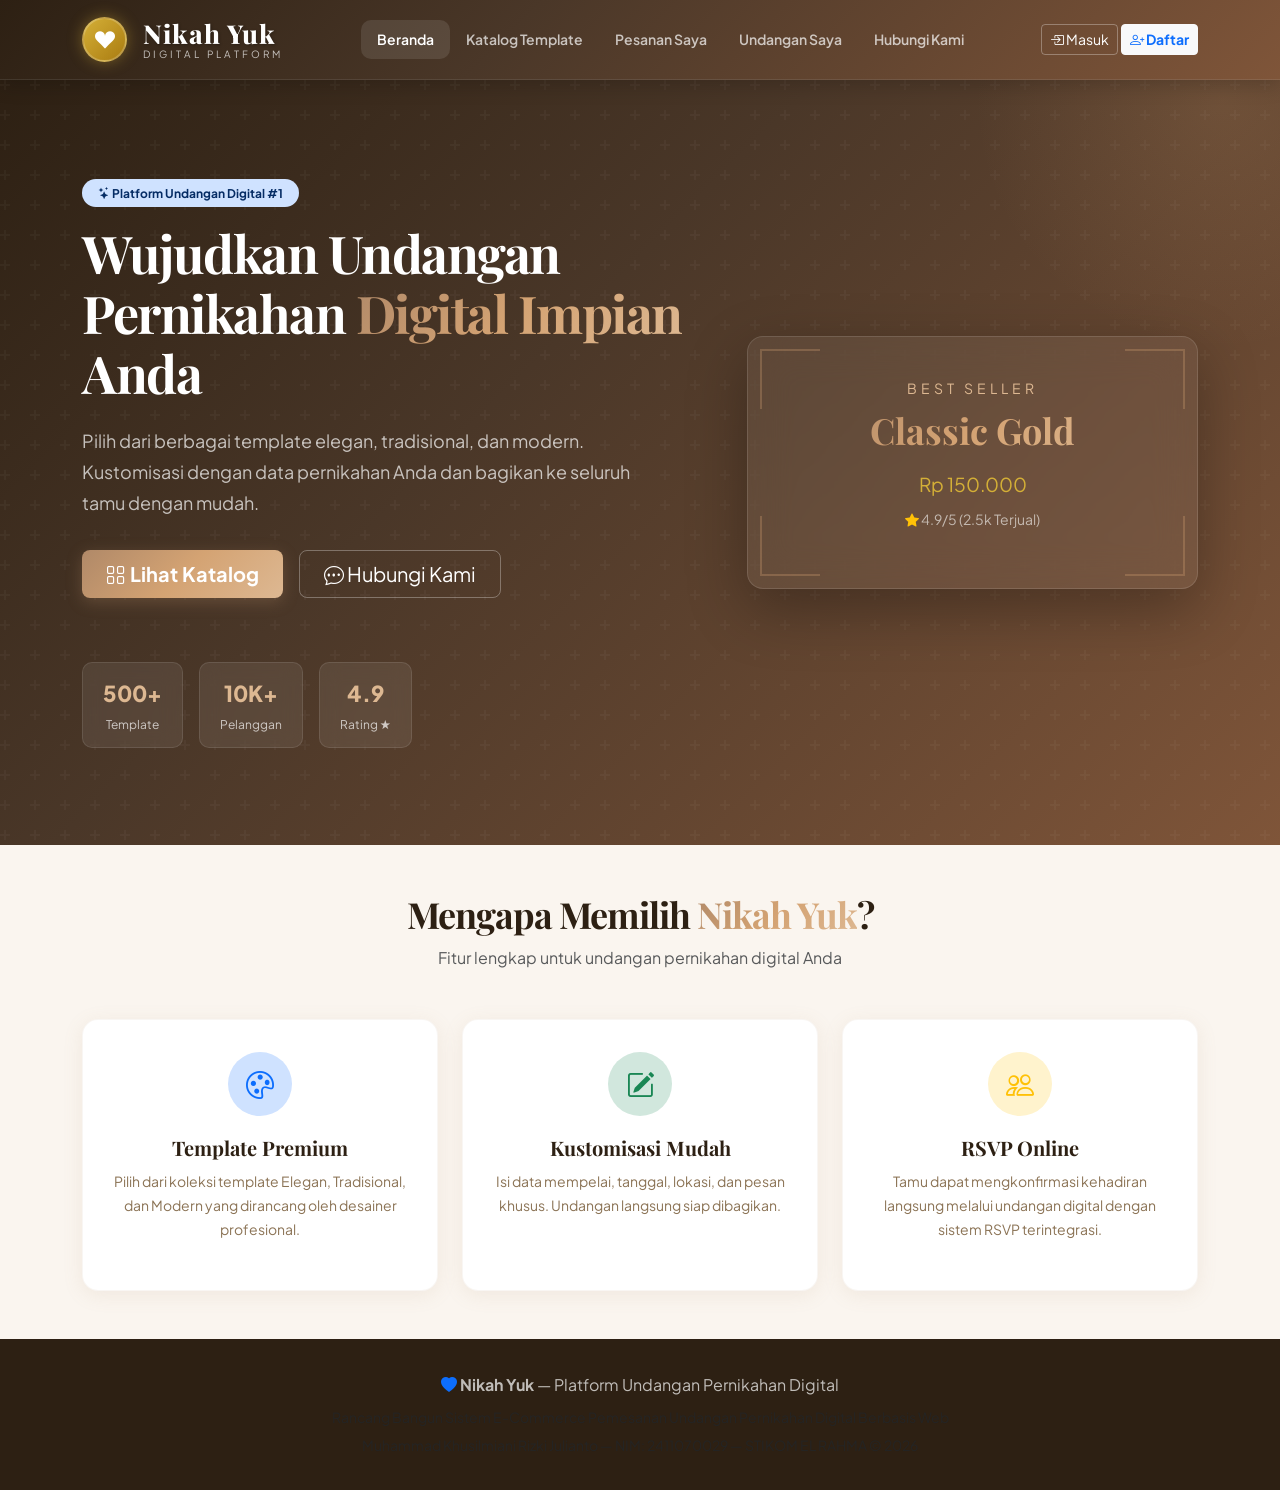
<file: index.html>
<!DOCTYPE html>
<html lang="id">
<head>
  <meta charset="UTF-8">
  <meta name="viewport" content="width=device-width, initial-scale=1.0">
  <meta name="description" content="Nikah Yuk - Platform E-Commerce Pemesanan Undangan Pernikahan Digital Berbasis Web. Pilih template, kustomisasi, dan bagikan undangan digital Anda.">
  <title>Nikah Yuk - Undangan Pernikahan Digital</title>
  <!-- Bootstrap 5 CSS -->
  <link href="https://cdn.jsdelivr.net/npm/bootstrap@5.3.3/dist/css/bootstrap.min.css" rel="stylesheet">
  <!-- Bootstrap Icons -->
  <link href="https://cdn.jsdelivr.net/npm/bootstrap-icons@1.11.3/font/bootstrap-icons.min.css" rel="stylesheet">
  <!-- Google Font -->
  <link href="https://fonts.googleapis.com/css2?family=Playfair+Display:wght@400;500;600;700;800&family=Plus+Jakarta+Sans:wght@300;400;500;600;700;800&display=swap" rel="stylesheet">
  <!-- Custom CSS -->
  <link rel="stylesheet" href="css/style.css">
  <!-- Google Sign-In -->
  <script src="https://accounts.google.com/gsi/client" async defer></script>
  <!-- Midtrans Snap -->
  <script type="text/javascript"
    src="https://app.sandbox.midtrans.com/snap/snap.js"
    data-client-key="SB-Mid-client-YOUR_CLIENT_KEY"></script>
</head>
<body>

  <!-- Toast Container -->
  <div id="toast-container" class="toast-container position-fixed bottom-0 end-0 p-3" style="z-index: 9999;"></div>

  <!-- ============================
       NAVBAR
       ============================ -->
  <nav class="navbar navbar-expand-lg sticky-top" id="main-navbar">
    <div class="container">
      <a class="navbar-brand d-flex align-items-center gap-3" href="#" onclick="showPage('home')" style="text-decoration: none;">
        <div class="brand-icon-aesthetic" style="width: 45px; height: 45px; background: linear-gradient(135deg, #d4af37 0%, #aa7c11 100%); border-radius: 50%; display: flex; align-items: center; justify-content: center; box-shadow: 0 0 15px rgba(212, 175, 55, 0.4); border: 2px solid rgba(255,255,255,0.2);">
          <i class="bi bi-suit-heart-fill" style="color: #fff; font-size: 20px;"></i>
        </div>
        <div class="d-flex flex-column justify-content-center">
          <span class="brand-text" style="font-family: 'Playfair Display', serif; font-size: 26px; font-weight: 800; color: #fff; line-height: 1.1; letter-spacing: 1px; text-shadow: 1px 1px 3px rgba(0,0,0,0.3);">Nikah Yuk</span>
          <span style="font-family: 'Plus Jakarta Sans', sans-serif; font-size: 10px; color: rgba(255,255,255,0.7); letter-spacing: 3px; text-transform: uppercase; line-height: 1;">Digital Platform</span>
        </div>
      </a>

      <button class="navbar-toggler" type="button" data-bs-toggle="collapse" data-bs-target="#navbarNav">
        <span class="navbar-toggler-icon"></span>
      </button>

      <div class="collapse navbar-collapse" id="navbarNav">
        <ul class="navbar-nav mx-auto" id="nav-links-buyer">
          <li class="nav-item"><a class="nav-link active" href="#" onclick="showSection('home')">Beranda</a></li>
          <li class="nav-item"><a class="nav-link" href="#" onclick="showSection('catalog')">Katalog Template</a></li>
          <li class="nav-item"><a class="nav-link" href="#" onclick="showSection('my-orders')">Pesanan Saya</a></li>
          <li class="nav-item"><a class="nav-link" href="#" onclick="showSection('my-invitations')">Undangan Saya</a></li>
          <li class="nav-item"><a class="nav-link" href="#" onclick="showSection('contact')">Hubungi Kami</a></li>
        </ul>

        <div class="d-flex align-items-center gap-2" id="auth-buttons">
          <!-- Shown when NOT logged in -->
          <div id="btn-group-guest">
            <button class="btn btn-outline-light btn-sm" onclick="openModal('loginModal')"><i class="bi bi-box-arrow-in-right"></i> Masuk</button>
            <button class="btn btn-light text-primary fw-bold btn-sm" onclick="openModal('registerModal')"><i class="bi bi-person-plus"></i> Daftar</button>
          </div>
          <!-- Shown when logged in -->
          <div id="btn-group-user" class="d-none">
            <div class="dropdown">
              <button class="btn btn-outline-light btn-sm dropdown-toggle" type="button" data-bs-toggle="dropdown">
                <i class="bi bi-person-circle"></i> <span id="user-display-name">User</span>
              </button>
              <ul class="dropdown-menu dropdown-menu-end">
                <li><a class="dropdown-item" href="#" onclick="showSection('my-orders')"><i class="bi bi-bag"></i> Pesanan Saya</a></li>
                <li><a class="dropdown-item" href="#" onclick="showSection('my-invitations')"><i class="bi bi-envelope-heart"></i> Undangan Saya</a></li>
                <li id="admin-menu-link" class="d-none"><a class="dropdown-item" href="admin.html"><i class="bi bi-speedometer2"></i> Admin Panel</a></li>
                <li><hr class="dropdown-divider"></li>
                <li><a class="dropdown-item text-danger" href="#" onclick="handleLogout()"><i class="bi bi-box-arrow-right"></i> Keluar</a></li>
              </ul>
            </div>
          </div>
        </div>
      </div>
    </div>
  </nav>

  <!-- ============================
       HERO SECTION (HOME)
       ============================ -->
  <section id="section-home" class="section-page active">
    <div class="hero-section">
      <div class="hero-overlay"></div>
      <div class="container position-relative" style="z-index:2;">
        <div class="row align-items-center min-vh-75">
          <div class="col-lg-7">
            <span class="badge bg-primary-subtle text-primary-emphasis mb-3 px-3 py-2 rounded-pill fw-bold">
              <i class="bi bi-stars"></i> Platform Undangan Digital #1
            </span>
            <h1 class="hero-title">Wujudkan Undangan Pernikahan <span class="text-gradient">Digital Impian</span> Anda</h1>
            <p class="hero-subtitle">Pilih dari berbagai template elegan, tradisional, dan modern. Kustomisasi dengan data pernikahan Anda dan bagikan ke seluruh tamu dengan mudah.</p>
            <div class="d-flex gap-3 flex-wrap">
              <button class="btn btn-primary btn-lg px-4" onclick="showSection('catalog')">
                <i class="bi bi-grid"></i> Lihat Katalog
              </button>
              <button class="btn btn-outline-light btn-lg px-4" onclick="showSection('contact')">
                <i class="bi bi-chat-dots"></i> Hubungi Kami
              </button>
            </div>

            <!-- Stats -->
            <div class="row mt-5 g-3">
              <div class="col-auto"><div class="stat-badge"><strong>500+</strong><span>Template</span></div></div>
              <div class="col-auto"><div class="stat-badge"><strong>10K+</strong><span>Pelanggan</span></div></div>
              <div class="col-auto"><div class="stat-badge"><strong>4.9</strong><span>Rating ★</span></div></div>
            </div>
          </div>
          <div class="col-lg-5 d-none d-lg-block">
            <div class="hero-preview-card">
              <div class="preview-ornament top-left"></div>
              <div class="preview-ornament top-right"></div>
              <div class="preview-inner">
                <p class="preview-label">Best Seller</p>
                <h2 class="preview-names">Classic Gold</h2>
                <div class="preview-date mt-3 mb-2" style="font-size: 1.2rem; color: #d4af37;">
                  Rp 150.000
                </div>
                <p class="preview-loc"><i class="bi bi-star-fill text-warning"></i> 4.9/5 (2.5k Terjual)</p>
              </div>
              <div class="preview-ornament bottom-left"></div>
              <div class="preview-ornament bottom-right"></div>
            </div>
          </div>
        </div>
      </div>
    </div>

    <!-- Features Section -->
    <div class="container py-5">
      <div class="text-center mb-5">
        <h2 class="section-title">Mengapa Memilih <span class="text-gradient">Nikah Yuk</span>?</h2>
        <p class="text-muted">Fitur lengkap untuk undangan pernikahan digital Anda</p>
      </div>
      <div class="row g-4">
        <div class="col-md-4">
          <div class="feature-card">
            <div class="feature-icon bg-primary-subtle"><i class="bi bi-palette text-primary"></i></div>
            <h5>Template Premium</h5>
            <p>Pilih dari koleksi template Elegan, Tradisional, dan Modern yang dirancang oleh desainer profesional.</p>
          </div>
        </div>
        <div class="col-md-4">
          <div class="feature-card">
            <div class="feature-icon bg-success-subtle"><i class="bi bi-pencil-square text-success"></i></div>
            <h5>Kustomisasi Mudah</h5>
            <p>Isi data mempelai, tanggal, lokasi, dan pesan khusus. Undangan langsung siap dibagikan.</p>
          </div>
        </div>
        <div class="col-md-4">
          <div class="feature-card">
            <div class="feature-icon bg-warning-subtle"><i class="bi bi-people text-warning"></i></div>
            <h5>RSVP Online</h5>
            <p>Tamu dapat mengkonfirmasi kehadiran langsung melalui undangan digital dengan sistem RSVP terintegrasi.</p>
          </div>
        </div>
      </div>
    </div>
  </section>

  <!-- ============================
       CATALOG SECTION
       ============================ -->
  <section id="section-catalog" class="section-page">
    <div class="container py-5">
      <div class="text-center mb-4">
        <h2 class="section-title">Katalog <span class="text-gradient">Template Undangan</span></h2>
        <p class="text-muted">Pilih template yang sesuai dengan selera dan tema pernikahan Anda</p>
      </div>

      <!-- Filter Buttons -->
      <div class="d-flex justify-content-center gap-2 mb-4 flex-wrap" id="category-filters">
        <button class="btn btn-filter active" data-category="All" onclick="filterTemplates('All')">Semua</button>
        <button class="btn btn-filter" data-category="Elegan" onclick="filterTemplates('Elegan')">✨ Elegan</button>
        <button class="btn btn-filter" data-category="Tradisional" onclick="filterTemplates('Tradisional')">🏛 Tradisional</button>
        <button class="btn btn-filter" data-category="Modern" onclick="filterTemplates('Modern')">🚀 Modern</button>
      </div>

      <!-- Sort -->
      <div class="d-flex justify-content-end mb-3">
        <select class="form-select form-select-sm w-auto" id="sort-select" onchange="handleSort(this.value)">
          <option value="featured">Unggulan</option>
          <option value="price-low">Harga: Rendah ke Tinggi</option>
          <option value="price-high">Harga: Tinggi ke Rendah</option>
        </select>
      </div>

      <!-- Template Grid -->
      <div class="row g-4" id="template-grid">
        <!-- Dynamic template cards -->
      </div>
    </div>
  </section>

  <!-- ============================
       MY ORDERS SECTION
       ============================ -->
  <section id="section-my-orders" class="section-page">
    <div class="container py-5">
      <h2 class="section-title mb-2">Pesanan <span class="text-gradient">Saya</span></h2>
      <p class="text-muted mb-4">Riwayat pemesanan dan status pembayaran Anda</p>
      <div id="my-orders-container">
        <!-- Dynamic orders -->
      </div>
    </div>
  </section>

  <!-- ============================
       MY INVITATIONS SECTION
       ============================ -->
  <section id="section-my-invitations" class="section-page">
    <div class="container py-5">
      <h2 class="section-title mb-2">Undangan <span class="text-gradient">Saya</span></h2>
      <p class="text-muted mb-4">Kelola dan bagikan undangan pernikahan digital Anda</p>
      <div id="my-invitations-container">
        <!-- Dynamic invitations -->
      </div>
    </div>
  </section>

  <!-- ============================
       CONTACT US SECTION
       ============================ -->
  <section id="section-contact" class="section-page">
    <div class="container py-5">
      <h2 class="section-title mb-2">Hubungi <span class="text-gradient">Kami</span></h2>
      <p class="text-muted mb-4">Kami siap membantu Anda. Silakan kirimkan pesan atau hubungi kontak Customer Service kami.</p>
      <div class="row g-4">
        <div class="col-lg-7">
          <div class="card border-0 shadow-sm">
            <div class="card-body p-4">
              <h5 class="fw-bold mb-3"><i class="bi bi-envelope"></i> Kirim Pesan</h5>
              <form id="contact-form">
                <div class="row g-3">
                  <div class="col-md-6">
                    <label class="form-label">Nama Lengkap</label>
                    <input type="text" class="form-control" required placeholder="Nama Anda">
                  </div>
                  <div class="col-md-6">
                    <label class="form-label">Alamat Email</label>
                    <input type="email" class="form-control" required placeholder="email@domain.com">
                  </div>
                  <div class="col-12">
                    <label class="form-label">Subjek</label>
                    <input type="text" class="form-control" required placeholder="Tulis subjek pesan">
                  </div>
                  <div class="col-12">
                    <label class="form-label">Isi Pesan</label>
                    <textarea class="form-control" rows="5" required placeholder="Tulis pesan Anda..."></textarea>
                  </div>
                  <div class="col-12 text-end">
                    <button type="submit" class="btn btn-primary"><i class="bi bi-send"></i> Kirim Pesan</button>
                  </div>
                </div>
              </form>
            </div>
          </div>
        </div>
        <div class="col-lg-5">
          <div class="card border-0 shadow-sm h-100">
            <div class="card-body p-4 d-flex flex-column gap-4">
              <h5 class="fw-bold"><i class="bi bi-headset"></i> Layanan Pelanggan</h5>
              <div>
                <h6 class="text-primary fw-bold"><i class="bi bi-geo-alt-fill"></i> Kantor Pusat</h6>
                <p class="text-muted mb-0">Jl. Sudirman No. 1, Jakarta Pusat, DKI Jakarta 10210</p>
              </div>
              <div>
                <h6 class="text-primary fw-bold"><i class="bi bi-envelope-fill"></i> Email Dukungan</h6>
                <p class="text-muted mb-0">support@nikahyuk.com<br>info@nikahyuk.com</p>
              </div>
              <div>
                <h6 class="text-primary fw-bold"><i class="bi bi-telephone-fill"></i> Telepon / WhatsApp</h6>
                <p class="text-muted mb-0">+62 812-3456-7890<br>+62 21-555-9832</p>
              </div>
              <div class="mt-auto pt-3 border-top small text-muted">
                Jam Operasional:<br>
                Senin - Jumat: 09.00 - 18.00 WIB<br>
                Sabtu: 09.00 - 15.00 WIB (Minggu Libur)
              </div>
            </div>
          </div>
        </div>
      </div>
    </div>
  </section>


  <!-- ============================
       MODALS
       ============================ -->

  <!-- Modal: Login -->
  <div class="modal fade" id="loginModal" tabindex="-1">
    <div class="modal-dialog modal-dialog-centered">
      <div class="modal-content border-0 shadow">
        <div class="modal-header border-0 pb-0">
          <h5 class="modal-title fw-bold"><i class="bi bi-heart-fill text-primary"></i> Masuk ke Nikah Yuk</h5>
          <button type="button" class="btn-close" data-bs-dismiss="modal"></button>
        </div>
        <form id="login-form" onsubmit="handleLogin(event)">
          <div class="modal-body">
            <div class="mb-3">
              <label class="form-label">Alamat Email</label>
              <input type="email" class="form-control" id="login-email" required placeholder="email@domain.com">
            </div>
            <div class="mb-3">
              <div class="d-flex justify-content-between align-items-center">
                <label class="form-label mb-0">Password</label>
                <a href="#" class="text-decoration-none small" onclick="closeModal('loginModal'); openModal('forgotPasswordModal')">Lupa Password?</a>
              </div>
              <input type="password" class="form-control mt-2" id="login-password" required placeholder="Masukkan password">
            </div>
            
            <div class="text-center my-3 text-muted position-relative">
              <hr>
              <span class="bg-white px-2 position-absolute top-50 start-50 translate-middle small">Atau masuk dengan</span>
            </div>
            
            <!-- Tempat Google Client ID -->
            <div id="g_id_onload"
                 data-client_id="52775089404-ep5lf4c1fa9edd14gc78rms9qb9q2p76.apps.googleusercontent.com"
                 data-context="signin"
                 data-ux_mode="popup"
                 data-callback="handleGoogleLogin"
                 data-auto_prompt="false">
            </div>
            <div class="g_id_signin d-flex justify-content-center"
                 data-type="standard"
                 data-shape="rectangular"
                 data-theme="outline"
                 data-text="signin_with"
                 data-size="large"
                 data-logo_alignment="left">
            </div>
            
          </div>
          <div class="modal-footer border-0 pt-0">
            <button type="button" class="btn btn-link text-muted" onclick="closeModal('loginModal'); openModal('registerModal')">Belum punya akun? Daftar</button>
            <button type="submit" class="btn btn-primary"><i class="bi bi-box-arrow-in-right"></i> Masuk</button>
          </div>
        </form>
      </div>
    </div>
  </div>

  <!-- Modal: Register -->
  <div class="modal fade" id="registerModal" tabindex="-1">
    <div class="modal-dialog modal-dialog-centered">
      <div class="modal-content border-0 shadow">
        <div class="modal-header border-0 pb-0">
          <h5 class="modal-title fw-bold"><i class="bi bi-person-plus-fill text-primary"></i> Daftar Akun Baru</h5>
          <button type="button" class="btn-close" data-bs-dismiss="modal"></button>
        </div>
        <form id="register-form" onsubmit="handleRegister(event)">
          <div class="modal-body">
            <div class="mb-3">
              <label class="form-label">Nama Lengkap</label>
              <input type="text" class="form-control" id="reg-name" required placeholder="Nama Lengkap Anda">
            </div>
            <div class="mb-3">
              <label class="form-label">Alamat Email</label>
              <input type="email" class="form-control" id="reg-email" required placeholder="email@domain.com">
            </div>
            <div class="mb-3">
              <label class="form-label">No. Telepon</label>
              <input type="tel" class="form-control" id="reg-phone" placeholder="08xxxxxxxxxx">
            </div>
            <div class="mb-3">
              <label class="form-label">Password</label>
              <input type="password" class="form-control" id="reg-password" required minlength="6" placeholder="Minimal 6 karakter">
            </div>
            <div class="text-center my-3 text-muted position-relative">
              <hr>
              <span class="bg-white px-2 position-absolute top-50 start-50 translate-middle small">Atau daftar dengan</span>
            </div>
            
            <div class="g_id_signin d-flex justify-content-center"
                 data-type="standard"
                 data-shape="rectangular"
                 data-theme="outline"
                 data-text="signup_with"
                 data-size="large"
                 data-logo_alignment="left">
            </div>

          </div>
          <div class="modal-footer border-0 pt-0">
            <button type="button" class="btn btn-link text-muted" onclick="closeModal('registerModal'); openModal('loginModal')">Sudah punya akun? Masuk</button>
            <button type="submit" class="btn btn-primary"><i class="bi bi-person-check"></i> Daftar</button>
          </div>
        </form>
      </div>
    </div>
  </div>

  <!-- Modal: OTP Verification -->
  <div class="modal fade" id="otpModal" tabindex="-1" data-bs-backdrop="static">
    <div class="modal-dialog modal-dialog-centered modal-sm">
      <div class="modal-content border-0 shadow">
        <div class="modal-header border-0 pb-0">
          <h5 class="modal-title fw-bold"><i class="bi bi-shield-check text-success"></i> Verifikasi OTP</h5>
        </div>
        <form id="otp-form" onsubmit="handleVerifyOTP(event)">
          <div class="modal-body text-center">
            <p class="text-muted small">Masukkan kode OTP 6 digit yang telah dikirim ke email Anda.</p>
            <input type="text" class="form-control text-center fw-bold fs-4 mb-3" id="otp-input" maxlength="6" required placeholder="______" style="letter-spacing: 8px;">
            <input type="hidden" id="otp-email">
            <div id="otp-preview-box" class="alert alert-info small" style="display:none;">
              <i class="bi bi-info-circle"></i> <strong>Dev Mode:</strong> Kode OTP: <span id="otp-preview-code"></span>
            </div>
          </div>
          <div class="modal-footer border-0 pt-0 justify-content-between">
            <button type="button" class="btn btn-link btn-sm text-muted" onclick="handleResendOTP()">Kirim Ulang OTP</button>
            <button type="submit" class="btn btn-success"><i class="bi bi-check-lg"></i> Verifikasi</button>
          </div>
        </form>
      </div>
    </div>
  </div>

  <!-- Modal: Forgot Password -->
  <div class="modal fade" id="forgotPasswordModal" tabindex="-1">
    <div class="modal-dialog modal-dialog-centered">
      <div class="modal-content border-0 shadow">
        <div class="modal-header border-0 pb-0">
          <h5 class="modal-title fw-bold"><i class="bi bi-key text-warning"></i> Lupa Password</h5>
          <button type="button" class="btn-close" data-bs-dismiss="modal"></button>
        </div>
        <form id="forgot-password-form" onsubmit="handleForgotPassword(event)">
          <div class="modal-body">
            <p class="text-muted small mb-3">Masukkan alamat email akun Anda. Kami akan mengirimkan kode OTP untuk mereset password.</p>
            <div class="mb-3">
              <label class="form-label">Alamat Email</label>
              <input type="email" class="form-control" id="forgot-email" required placeholder="email@domain.com">
            </div>
            <div id="forgot-otp-preview-box" class="alert alert-info small" style="display:none;">
              <i class="bi bi-info-circle"></i> <strong>Dev Mode:</strong> Kode OTP Reset: <span id="forgot-otp-preview-code"></span>
            </div>
          </div>
          <div class="modal-footer border-0 pt-0 justify-content-between">
            <button type="button" class="btn btn-link btn-sm text-muted" onclick="closeModal('forgotPasswordModal'); openModal('loginModal')">Kembali ke Login</button>
            <button type="submit" class="btn btn-primary" id="btn-forgot-password"><i class="bi bi-send"></i> Kirim OTP</button>
          </div>
        </form>
      </div>
    </div>
  </div>

  <!-- Modal: Reset Password -->
  <div class="modal fade" id="resetPasswordModal" tabindex="-1" data-bs-backdrop="static">
    <div class="modal-dialog modal-dialog-centered">
      <div class="modal-content border-0 shadow">
        <div class="modal-header border-0 pb-0">
          <h5 class="modal-title fw-bold"><i class="bi bi-unlock text-success"></i> Reset Password</h5>
          <button type="button" class="btn-close" data-bs-dismiss="modal" onclick="closeModal('resetPasswordModal'); openModal('loginModal')"></button>
        </div>
        <form id="reset-password-form" onsubmit="handleResetPassword(event)">
          <div class="modal-body">
            <input type="hidden" id="reset-email">
            <div class="mb-3">
              <label class="form-label">Kode OTP 6 Digit</label>
              <input type="text" class="form-control text-center fw-bold fs-4" id="reset-otp-input" maxlength="6" required placeholder="______" style="letter-spacing: 8px;">
            </div>
            <div class="mb-3">
              <label class="form-label">Password Baru</label>
              <input type="password" class="form-control" id="reset-new-password" required minlength="6" placeholder="Minimal 6 karakter">
            </div>
          </div>
          <div class="modal-footer border-0 pt-0">
            <button type="submit" class="btn btn-success"><i class="bi bi-check-circle"></i> Simpan Password Baru</button>
          </div>
        </form>
      </div>
    </div>
  </div>

  <!-- Modal: Template Detail -->
  <div class="modal fade" id="templateDetailModal" tabindex="-1">
    <div class="modal-dialog modal-lg modal-dialog-centered">
      <div class="modal-content border-0 shadow">
        <div class="modal-header border-0">
          <h5 class="modal-title fw-bold">Detail Template</h5>
          <button type="button" class="btn-close" data-bs-dismiss="modal"></button>
        </div>
        <div class="modal-body" id="template-detail-body">
          <!-- Dynamic content -->
        </div>
      </div>
    </div>
  </div>

  <!-- Modal: Checkout / Order -->
  <div class="modal fade" id="checkoutModal" tabindex="-1">
    <div class="modal-dialog modal-dialog-centered">
      <div class="modal-content border-0 shadow">
        <div class="modal-header border-0 pb-0">
          <h5 class="modal-title fw-bold"><i class="bi bi-bag-check text-primary"></i> Pesan Template</h5>
          <button type="button" class="btn-close" data-bs-dismiss="modal"></button>
        </div>
        <form id="checkout-form" onsubmit="handleCheckout(event)">
          <div class="modal-body">
            <div class="alert alert-light border mb-3" id="checkout-summary">
              <!-- Order summary -->
            </div>
            <input type="hidden" id="checkout-template-id">
            <input type="hidden" id="checkout-total">
          </div>
          <div class="modal-footer border-0 pt-0">
            <button type="button" class="btn btn-secondary" data-bs-dismiss="modal">Batal</button>
            <button type="submit" class="btn btn-primary"><i class="bi bi-cart-check"></i> Buat Pesanan</button>
          </div>
        </form>
      </div>
    </div>
  </div>

  <!-- Modal: Customize Invitation -->
  <div class="modal fade" id="customizeModal" tabindex="-1">
    <div class="modal-dialog modal-lg modal-dialog-centered modal-dialog-scrollable modal-fullscreen-lg-down">
      <div class="modal-content border-0 shadow">
        <div class="modal-header border-0 pb-0">
          <h5 class="modal-title fw-bold"><i class="bi bi-pencil-square text-primary"></i> Kustomisasi Undangan</h5>
          <button type="button" class="btn-close" data-bs-dismiss="modal"></button>
        </div>
        <form id="customize-form" onsubmit="handleSaveInvitation(event)">
          <div class="modal-body">
            <input type="hidden" id="cust-order-id">
            <input type="hidden" id="cust-template-id">
            <h6 class="fw-bold text-primary mb-3"><i class="bi bi-person-hearts"></i> Data Mempelai</h6>
            <div class="row g-3 mb-4">
              <div class="col-md-6">
                <label class="form-label">Nama Mempelai Pria</label>
                <input type="text" class="form-control" id="cust-groom" required placeholder="Nama lengkap mempelai pria">
              </div>
              <div class="col-md-6">
                <label class="form-label">Nama Mempelai Wanita</label>
                <input type="text" class="form-control" id="cust-bride" required placeholder="Nama lengkap mempelai wanita">
              </div>
              <div class="col-md-6">
                <label class="form-label">Ayah Mempelai Pria</label>
                <input type="text" class="form-control" id="cust-groom-father" placeholder="Nama ayah">
              </div>
              <div class="col-md-6">
                <label class="form-label">Ibu Mempelai Pria</label>
                <input type="text" class="form-control" id="cust-groom-mother" placeholder="Nama ibu">
              </div>
              <div class="col-md-6">
                <label class="form-label">Ayah Mempelai Wanita</label>
                <input type="text" class="form-control" id="cust-bride-father" placeholder="Nama ayah">
              </div>
              <div class="col-md-6">
                <label class="form-label">Ibu Mempelai Wanita</label>
                <input type="text" class="form-control" id="cust-bride-mother" placeholder="Nama ibu">
              </div>
            </div>

            <h6 class="fw-bold text-primary mb-3"><i class="bi bi-calendar-event"></i> Detail Acara</h6>
            <div class="row g-3 mb-4">
              <div class="col-md-6">
                <label class="form-label">Tanggal Pernikahan</label>
                <input type="date" class="form-control" id="cust-date" required>
              </div>
              <div class="col-md-6">
                <label class="form-label">Waktu Acara</label>
                <input type="time" class="form-control" id="cust-time" required>
              </div>
              <div class="col-12">
                <label class="form-label">Lokasi Akad Nikah</label>
                <textarea class="form-control" id="cust-ceremony" rows="2" required placeholder="Nama tempat, alamat lengkap"></textarea>
              </div>
              <div class="col-12">
                <label class="form-label">Lokasi Resepsi (Opsional)</label>
                <textarea class="form-control" id="cust-reception" rows="2" placeholder="Nama tempat, alamat lengkap"></textarea>
              </div>
            </div>

            <h6 class="fw-bold text-primary mb-3"><i class="bi bi-palette"></i> Personalisasi</h6>
            <div class="row g-3">
              <div class="col-md-6">
                <label class="form-label">Musik Latar</label>
                <select class="form-select" id="cust-music">
                  <option value="default">Default (Romantis)</option>
                  <option value="traditional">Gamelan Jawa</option>
                  <option value="modern">Pop Romantis</option>
                  <option value="islamic">Nasheed</option>
                  <option value="none">Tanpa Musik</option>
                </select>
              </div>
              <div class="col-md-6">
                <label class="form-label">Warna Tema</label>
                <input type="color" class="form-control form-control-color w-100" id="cust-color" value="#d4a373">
              </div>
              <div class="col-12">
                <label class="form-label">Cerita Cinta (Opsional)</label>
                <textarea class="form-control" id="cust-lovestory" rows="3" placeholder="Ceritakan kisah perkenalan dan perjalanan cinta kalian..."></textarea>
              </div>
              <div class="col-12">
                <label class="form-label">Pesan Khusus untuk Tamu</label>
                <textarea class="form-control" id="cust-message" rows="2" placeholder="Merupakan suatu kehormatan bagi kami..."></textarea>
              </div>
            </div>
          </div>
          <div class="modal-footer border-0 pt-0">
            <button type="button" class="btn btn-secondary" data-bs-dismiss="modal">Batal</button>
            <button type="submit" class="btn btn-primary"><i class="bi bi-save"></i> Simpan & Buat Undangan</button>
          </div>
        </form>
      </div>
    </div>
  </div>



  <!-- Footer -->
  <footer class="site-footer mt-auto">
    <div class="container text-center">
      <div class="mb-2">
        <i class="bi bi-heart-fill text-primary"></i> <strong>Nikah Yuk</strong> — Platform Undangan Pernikahan Digital
      </div>
      <p class="small text-muted mb-1">Rancang Bangun Sistem E-Commerce Pemesanan Undangan Pernikahan Digital Berbasis Web</p>
      <p class="small text-muted mb-0">Muhammad Khusilmiani Rizki Julianto — NIM: 2411070029 — STIKOM EL RAHMA © 2026</p>
    </div>
  </footer>

  <!-- Bootstrap 5 JS -->
  <script src="https://cdn.jsdelivr.net/npm/bootstrap@5.3.3/dist/js/bootstrap.bundle.min.js"></script>
  <!-- Config & App JS -->
  <script src="js/config.js"></script>
  <script src="js/app.js"></script>
</body>
</html>
</file>
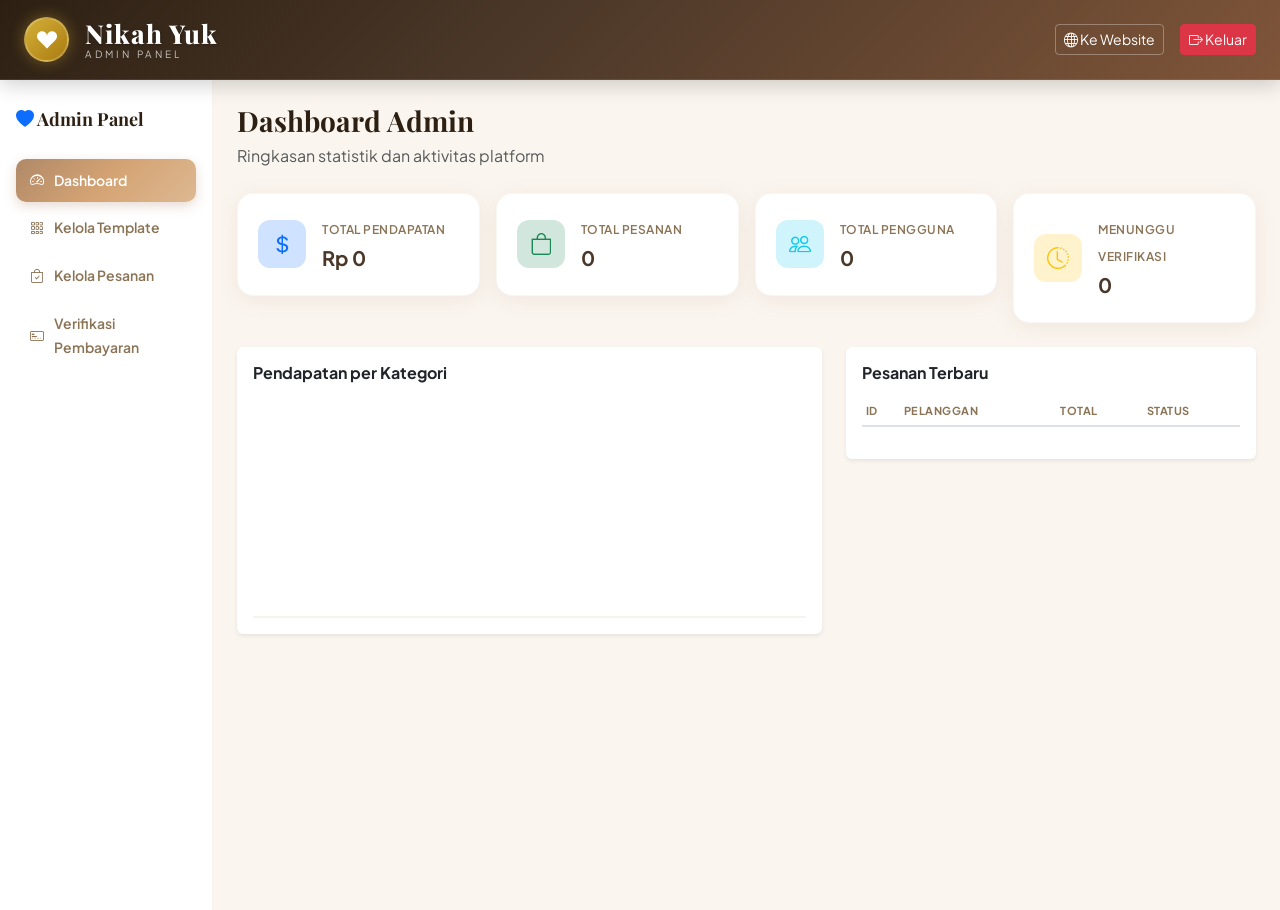
<file: admin.html>
<!DOCTYPE html>
<html lang="id">
<head>
  <meta charset="UTF-8">
  <meta name="viewport" content="width=device-width, initial-scale=1.0">
  <meta name="description" content="Admin Panel - Nikah Yuk">
  <title>Admin Panel - Nikah Yuk</title>
  <!-- Bootstrap 5 CSS -->
  <link href="https://cdn.jsdelivr.net/npm/bootstrap@5.3.3/dist/css/bootstrap.min.css" rel="stylesheet">
  <!-- Bootstrap Icons -->
  <link href="https://cdn.jsdelivr.net/npm/bootstrap-icons@1.11.3/font/bootstrap-icons.min.css" rel="stylesheet">
  <!-- Google Font -->
  <link href="https://fonts.googleapis.com/css2?family=Playfair+Display:wght@400;500;600;700;800&family=Plus+Jakarta+Sans:wght@300;400;500;600;700;800&display=swap" rel="stylesheet">
  <!-- Custom CSS -->
  <link rel="stylesheet" href="css/style.css">
</head>
<body>

  <!-- Toast Container -->
  <div id="toast-container" class="toast-container position-fixed bottom-0 end-0 p-3" style="z-index: 9999;"></div>

  <!-- NAVBAR -->
  <nav class="navbar navbar-expand-lg sticky-top" id="main-navbar">
    <div class="container-fluid px-4">
      <a class="navbar-brand d-flex align-items-center gap-3" href="index.html" style="text-decoration: none;">
        <div class="brand-icon-aesthetic" style="width: 45px; height: 45px; background: linear-gradient(135deg, #d4af37 0%, #aa7c11 100%); border-radius: 50%; display: flex; align-items: center; justify-content: center; box-shadow: 0 0 15px rgba(212, 175, 55, 0.4); border: 2px solid rgba(255,255,255,0.2);">
          <i class="bi bi-suit-heart-fill" style="color: #fff; font-size: 20px;"></i>
        </div>
        <div class="d-flex flex-column justify-content-center">
          <span class="brand-text" style="font-family: 'Playfair Display', serif; font-size: 26px; font-weight: 800; color: #fff; line-height: 1.1; letter-spacing: 1px; text-shadow: 1px 1px 3px rgba(0,0,0,0.3);">Nikah Yuk</span>
          <span style="font-family: 'Plus Jakarta Sans', sans-serif; font-size: 10px; color: rgba(255,255,255,0.7); letter-spacing: 3px; text-transform: uppercase; line-height: 1;">Admin Panel</span>
        </div>
      </a>
      <div class="d-flex align-items-center gap-3">
        <a href="index.html" class="btn btn-outline-light btn-sm"><i class="bi bi-globe"></i> Ke Website</a>
        <button class="btn btn-danger btn-sm" onclick="handleLogout()"><i class="bi bi-box-arrow-right"></i> Keluar</button>
      </div>
    </div>
  </nav>

  <!-- ADMIN SECTION -->
  <section id="section-admin-dashboard" class="section-page active">
    <div class="container-fluid">
      <div class="row">
        <!-- Admin Sidebar -->
        <div class="col-lg-2 admin-sidebar-col">
          <div class="admin-sidebar">
            <div class="sidebar-brand mb-4">
              <i class="bi bi-heart-fill text-primary"></i> Admin Panel
            </div>
            <nav class="nav flex-column gap-1">
              <button class="nav-link admin-nav active" data-tab="dashboard" onclick="switchAdminTab('dashboard')"><i class="bi bi-speedometer2"></i> Dashboard</button>
              <button class="nav-link admin-nav" data-tab="templates" onclick="switchAdminTab('templates')"><i class="bi bi-grid-3x3-gap"></i> Kelola Template</button>
              <button class="nav-link admin-nav" data-tab="orders" onclick="switchAdminTab('orders')"><i class="bi bi-bag-check"></i> Kelola Pesanan</button>
              <button class="nav-link admin-nav" data-tab="payments" onclick="switchAdminTab('payments')"><i class="bi bi-credit-card-2-front"></i> Verifikasi Pembayaran</button>
            </nav>
          </div>
        </div>

        <!-- Admin Main Content -->
        <div class="col-lg-10 p-4">

          <!-- Admin: Dashboard -->
          <div id="admin-tab-dashboard" class="admin-tab-content active">
            <h3 class="fw-bold mb-1">Dashboard Admin</h3>
            <p class="text-muted mb-4">Ringkasan statistik dan aktivitas platform</p>

            <div class="row g-3 mb-4">
              <div class="col-md-3 col-6">
                <div class="stat-card-admin">
                  <div class="stat-icon-admin bg-primary-subtle text-primary"><i class="bi bi-currency-dollar"></i></div>
                  <div><span class="stat-label-admin">Total Pendapatan</span><br><strong id="stat-revenue" class="fs-5">Rp 0</strong></div>
                </div>
              </div>
              <div class="col-md-3 col-6">
                <div class="stat-card-admin">
                  <div class="stat-icon-admin bg-success-subtle text-success"><i class="bi bi-bag"></i></div>
                  <div><span class="stat-label-admin">Total Pesanan</span><br><strong id="stat-orders" class="fs-5">0</strong></div>
                </div>
              </div>
              <div class="col-md-3 col-6">
                <div class="stat-card-admin">
                  <div class="stat-icon-admin bg-info-subtle text-info"><i class="bi bi-people"></i></div>
                  <div><span class="stat-label-admin">Total Pengguna</span><br><strong id="stat-users" class="fs-5">0</strong></div>
                </div>
              </div>
              <div class="col-md-3 col-6">
                <div class="stat-card-admin">
                  <div class="stat-icon-admin bg-warning-subtle text-warning"><i class="bi bi-clock-history"></i></div>
                  <div><span class="stat-label-admin">Menunggu Verifikasi</span><br><strong id="stat-pending" class="fs-5">0</strong></div>
                </div>
              </div>
            </div>

            <!-- Chart & Recent -->
            <div class="row g-4">
              <div class="col-lg-7">
                <div class="card border-0 shadow-sm">
                  <div class="card-body">
                    <h6 class="fw-bold mb-3">Pendapatan per Kategori</h6>
                    <div id="admin-chart" class="chart-container"></div>
                  </div>
                </div>
              </div>
              <div class="col-lg-5">
                <div class="card border-0 shadow-sm">
                  <div class="card-body">
                    <h6 class="fw-bold mb-3">Pesanan Terbaru</h6>
                    <div class="table-responsive">
                      <table class="table table-sm">
                        <thead><tr><th>ID</th><th>Pelanggan</th><th>Total</th><th>Status</th></tr></thead>
                        <tbody id="recent-orders-body"></tbody>
                      </table>
                    </div>
                  </div>
                </div>
              </div>
            </div>
          </div>

          <!-- Admin: Templates -->
          <div id="admin-tab-templates" class="admin-tab-content">
            <div class="d-flex justify-content-between align-items-center mb-4">
              <div>
                <h3 class="fw-bold mb-1">Kelola Template</h3>
                <p class="text-muted mb-0">Tambah, edit, dan hapus template undangan</p>
              </div>
              <button class="btn btn-primary" onclick="openAddTemplateModal()"><i class="bi bi-plus-lg"></i> Tambah Template</button>
            </div>
            <div class="card border-0 shadow-sm">
              <div class="card-body p-0">
                <div class="table-responsive">
                  <table class="table table-hover mb-0">
                    <thead class="table-light"><tr><th>Template</th><th>Kategori</th><th>Harga</th><th>Status</th><th>Aksi</th></tr></thead>
                    <tbody id="admin-templates-body"></tbody>
                  </table>
                </div>
              </div>
            </div>
          </div>

          <!-- Admin: Orders -->
          <div id="admin-tab-orders" class="admin-tab-content">
            <h3 class="fw-bold mb-1">Kelola Pesanan</h3>
            <p class="text-muted mb-4">Proses dan kelola pesanan pelanggan</p>
            <div class="card border-0 shadow-sm">
              <div class="card-body p-0">
                <div class="table-responsive">
                  <table class="table table-hover mb-0">
                    <thead class="table-light"><tr><th>Order ID</th><th>Pelanggan</th><th>Template</th><th>Total</th><th>Pembayaran</th><th>Status</th><th>Aksi</th></tr></thead>
                    <tbody id="admin-orders-body"></tbody>
                  </table>
                </div>
              </div>
            </div>
          </div>

          <!-- Admin: Payments Verification -->
          <div id="admin-tab-payments" class="admin-tab-content">
            <h3 class="fw-bold mb-1">Verifikasi Pembayaran</h3>
            <p class="text-muted mb-4">Verifikasi bukti pembayaran dari pelanggan</p>
            <div class="card border-0 shadow-sm">
              <div class="card-body p-0">
                <div class="table-responsive">
                  <table class="table table-hover mb-0">
                    <thead class="table-light"><tr><th>Order ID</th><th>Pelanggan</th><th>Total</th><th>Bukti Bayar</th><th>Status</th><th>Aksi</th></tr></thead>
                    <tbody id="admin-payments-body"></tbody>
                  </table>
                </div>
              </div>
            </div>
          </div>

        </div>
      </div>
    </div>
  </section>

  <!-- MODALS -->
  <!-- Modal: Admin Add/Edit Template -->
  <div class="modal fade" id="adminTemplateModal" tabindex="-1">
    <div class="modal-dialog modal-dialog-centered modal-fullscreen-lg-down modal-dialog-scrollable">
      <div class="modal-content border-0 shadow">
        <div class="modal-header border-0 pb-0">
          <h5 class="modal-title fw-bold" id="admin-template-modal-title">Tambah Template</h5>
          <button type="button" class="btn-close" data-bs-dismiss="modal"></button>
        </div>
        <form id="admin-template-form" onsubmit="handleSaveTemplate(event)">
          <input type="hidden" id="admin-tmpl-id">
          <div class="modal-body">
            <div class="row g-3">
              <div class="col-12">
                <label class="form-label">Nama Template</label>
                <input type="text" class="form-control" id="admin-tmpl-name" required placeholder="Nama template undangan">
              </div>
              <div class="col-md-6">
                <label class="form-label">Kategori</label>
                <select class="form-select" id="admin-tmpl-category" required>
                  <option value="Elegan">Elegan</option>
                  <option value="Tradisional">Tradisional</option>
                  <option value="Modern">Modern</option>
                </select>
              </div>
              <div class="col-md-6">
                <label class="form-label">Harga (Rp)</label>
                <input type="number" class="form-control" id="admin-tmpl-price" required min="0" placeholder="150000">
              </div>
              <div class="col-12">
                <label class="form-label">Deskripsi</label>
                <textarea class="form-control" id="admin-tmpl-desc" rows="3" placeholder="Deskripsi template..."></textarea>
              </div>
              <div class="col-12">
                <label class="form-label">Fitur (pisahkan dengan koma)</label>
                <input type="text" class="form-control" id="admin-tmpl-features" placeholder="Animasi, Galeri foto, RSVP...">
              </div>
              <div class="col-md-6">
                <label class="form-label">Warna Preview</label>
                <input type="color" class="form-control form-control-color w-100" id="admin-tmpl-color" value="#d4a373">
              </div>
            </div>
          </div>
          <div class="modal-footer border-0 pt-0">
            <button type="button" class="btn btn-secondary" data-bs-dismiss="modal">Batal</button>
            <button type="submit" class="btn btn-primary"><i class="bi bi-save"></i> Simpan Template</button>
          </div>
        </form>
      </div>
    </div>
  </div>

  <!-- Modal: View Payment Proof (Admin) -->
  <div class="modal fade" id="viewPaymentModal" tabindex="-1">
    <div class="modal-dialog modal-dialog-centered">
      <div class="modal-content border-0 shadow">
        <div class="modal-header border-0">
          <h5 class="modal-title fw-bold">Bukti Pembayaran</h5>
          <button type="button" class="btn-close" data-bs-dismiss="modal"></button>
        </div>
        <div class="modal-body text-center">
          <img id="view-payment-img" class="img-fluid rounded" style="max-height:400px;">
          <div class="mt-3" id="view-payment-info"></div>
        </div>
        <div class="modal-footer border-0">
          <input type="hidden" id="view-payment-order-id">
          <button class="btn btn-danger" onclick="handleVerifyPayment('Ditolak')"><i class="bi bi-x-lg"></i> Tolak</button>
          <button class="btn btn-success" onclick="handleVerifyPayment('Terverifikasi')"><i class="bi bi-check-lg"></i> Verifikasi</button>
        </div>
      </div>
    </div>
  </div>

  <!-- Bootstrap 5 JS -->
  <script src="https://cdn.jsdelivr.net/npm/bootstrap@5.3.3/dist/js/bootstrap.bundle.min.js"></script>
  <!-- Config & App JS -->
  <script src="js/config.js"></script>
  <script src="js/app.js"></script>
  <script src="js/admin.js"></script>
</body>
</html>
</file>
<file: css/style.css>
@import url('https://fonts.googleapis.com/css2?family=Playfair+Display:wght@400;500;600;700;800&family=Plus+Jakarta+Sans:wght@300;400;500;600;700;800&display=swap');

/* ============================
   CSS VARIABLES
   ============================ */
:root {
  --font-serif: 'Playfair Display', Georgia, serif;
  --font-sans: 'Plus Jakarta Sans', sans-serif;
  --primary: #b08968;
  --primary-light: #ddb892;
  --primary-dark: #7f5539;
  --accent: #d4a373;
  --accent-light: #faedcd;
  --bg-cream: #fefae0;
  --bg-warm: #faf5ef;
  --text-dark: #2d2013;
  --text-body: #4a3728;
  --text-muted-custom: #8b7355;
  --gold: #c9a96e;
  --gold-light: #f5e6c8;
  --rose: #c9184a;
  --rose-light: #fce4ec;
  --gradient-primary: linear-gradient(135deg, #b08968 0%, #d4a373 50%, #ddb892 100%);
  --gradient-hero: linear-gradient(135deg, #2d2013 0%, #4a3728 40%, #7f5539 100%);
  --shadow-soft: 0 4px 20px rgba(176, 137, 104, 0.12);
  --shadow-card: 0 8px 30px rgba(0, 0, 0, 0.08);
  --shadow-hover: 0 16px 40px rgba(176, 137, 104, 0.2);
  --radius: 16px;
  --radius-sm: 10px;
  --transition: 0.35s cubic-bezier(0.4, 0, 0.2, 1);
}

/* ============================
   BASE RESET
   ============================ */
* { margin: 0; padding: 0; box-sizing: border-box; }
html { scroll-behavior: smooth; }
body {
  font-family: var(--font-sans);
  background: var(--bg-warm);
  color: var(--text-body);
  line-height: 1.7;
  overflow-x: hidden;
}

h1, h2, h3, h4, h5 { font-family: var(--font-serif); color: var(--text-dark); }

/* ============================
   SCROLLBAR
   ============================ */
::-webkit-scrollbar { width: 6px; }
::-webkit-scrollbar-track { background: var(--bg-warm); }
::-webkit-scrollbar-thumb { background: var(--primary-light); border-radius: 99px; }
::-webkit-scrollbar-thumb:hover { background: var(--primary); }

/* ============================
   TEXT GRADIENT UTILITY
   ============================ */
.text-gradient {
  background: var(--gradient-primary);
  -webkit-background-clip: text;
  -webkit-text-fill-color: transparent;
  background-clip: text;
}

/* ============================
   NAVBAR
   ============================ */
#main-navbar {
  background: var(--gradient-hero);
  border-bottom: 1px solid rgba(255, 255, 255, 0.1);
  padding: 12px 0;
  transition: all var(--transition);
  box-shadow: 0 4px 20px rgba(0, 0, 0, 0.2);
}

.brand-icon {
  width: 40px;
  height: 40px;
  background: var(--gradient-primary);
  border-radius: var(--radius-sm);
  display: flex;
  align-items: center;
  justify-content: center;
  color: white;
  font-size: 18px;
  box-shadow: 0 4px 12px rgba(176, 137, 104, 0.3);
}

.brand-text {
  font-family: var(--font-serif);
  font-size: 24px;
  font-weight: 700;
  color: white;
  letter-spacing: -0.5px;
}

#main-navbar .nav-link {
  color: rgba(255, 255, 255, 0.7);
  font-weight: 600;
  font-size: 14px;
  padding: 8px 16px;
  border-radius: var(--radius-sm);
  transition: all var(--transition);
}

#main-navbar .nav-link:hover,
#main-navbar .nav-link.active {
  color: white;
  background: rgba(255, 255, 255, 0.1);
}

/* ============================
   SECTION PAGES
   ============================ */
.section-page {
  display: none;
  animation: fadeInSection 0.4s ease-out;
}
.section-page.active { display: block; }

@keyframes fadeInSection {
  from { opacity: 0; transform: translateY(10px); }
  to { opacity: 1; transform: translateY(0); }
}

.section-title {
  font-size: 36px;
  font-weight: 700;
  letter-spacing: -1px;
}

/* ============================
   HERO SECTION
   ============================ */
.hero-section {
  background: var(--gradient-hero);
  min-height: 85vh;
  display: flex;
  align-items: center;
  position: relative;
  overflow: hidden;
  padding: 80px 0;
}

.hero-overlay {
  position: absolute;
  inset: 0;
  background: url("data:image/svg+xml,%3Csvg width='60' height='60' viewBox='0 0 60 60' xmlns='http://www.w3.org/2000/svg'%3E%3Cg fill='none' fill-rule='evenodd'%3E%3Cg fill='%23ffffff' fill-opacity='0.03'%3E%3Cpath d='M36 34v-4h-2v4h-4v2h4v4h2v-4h4v-2h-4zm0-30V0h-2v4h-4v2h4v4h2V6h4V4h-4zM6 34v-4H4v4H0v2h4v4h2v-4h4v-2H6zM6 4V0H4v4H0v2h4v4h2V6h4V4H6z'/%3E%3C/g%3E%3C/g%3E%3C/svg%3E");
  z-index: 1;
}

.hero-section::after {
  content: '';
  position: absolute;
  top: -30%;
  right: -15%;
  width: 500px;
  height: 500px;
  background: radial-gradient(circle, rgba(212, 163, 115, 0.15) 0%, transparent 70%);
  z-index: 1;
}

.hero-title {
  font-family: var(--font-serif);
  font-size: 52px;
  font-weight: 700;
  color: white;
  line-height: 1.15;
  margin-bottom: 24px;
  letter-spacing: -1.5px;
}

.hero-subtitle {
  font-size: 18px;
  color: rgba(255, 255, 255, 0.7);
  margin-bottom: 32px;
  max-width: 550px;
}

.stat-badge {
  background: rgba(255, 255, 255, 0.08);
  backdrop-filter: blur(10px);
  border: 1px solid rgba(255, 255, 255, 0.1);
  border-radius: var(--radius-sm);
  padding: 12px 20px;
  color: white;
  display: flex;
  flex-direction: column;
  align-items: center;
  gap: 2px;
}
.stat-badge strong { font-size: 22px; font-weight: 800; color: var(--primary-light); }
.stat-badge span { font-size: 12px; opacity: 0.7; }

/* Hero Preview Card */
.hero-preview-card {
  background: rgba(255, 255, 255, 0.06);
  backdrop-filter: blur(20px);
  border: 1px solid rgba(255, 255, 255, 0.12);
  border-radius: var(--radius);
  padding: 40px;
  position: relative;
  text-align: center;
  color: white;
  box-shadow: 0 20px 60px rgba(0, 0, 0, 0.3);
  animation: floatCard 6s ease-in-out infinite;
}

@keyframes floatCard {
  0%, 100% { transform: translateY(0); }
  50% { transform: translateY(-12px); }
}

.preview-ornament {
  position: absolute;
  width: 60px;
  height: 60px;
  border: 2px solid rgba(212, 163, 115, 0.3);
}
.preview-ornament.top-left { top: 12px; left: 12px; border-right: none; border-bottom: none; }
.preview-ornament.top-right { top: 12px; right: 12px; border-left: none; border-bottom: none; }
.preview-ornament.bottom-left { bottom: 12px; left: 12px; border-right: none; border-top: none; }
.preview-ornament.bottom-right { bottom: 12px; right: 12px; border-left: none; border-top: none; }

.preview-label {
  font-family: var(--font-sans);
  font-size: 14px;
  text-transform: uppercase;
  letter-spacing: 4px;
  color: var(--primary-light);
  margin-bottom: 8px;
}

.preview-names {
  font-family: var(--font-serif);
  font-size: 36px;
  font-weight: 700;
  background: var(--gradient-primary);
  -webkit-background-clip: text;
  -webkit-text-fill-color: transparent;
  margin-bottom: 16px;
}

.preview-date {
  font-size: 16px;
  color: rgba(255, 255, 255, 0.8);
  margin-bottom: 8px;
}

.preview-loc {
  font-size: 14px;
  color: rgba(255, 255, 255, 0.6);
}

/* ============================
   FEATURE CARDS
   ============================ */
.feature-card {
  background: white;
  border: 1px solid rgba(176, 137, 104, 0.08);
  border-radius: var(--radius);
  padding: 32px 28px;
  text-align: center;
  box-shadow: var(--shadow-soft);
  transition: all var(--transition);
  height: 100%;
}
.feature-card:hover {
  transform: translateY(-8px);
  box-shadow: var(--shadow-hover);
}
.feature-icon {
  width: 64px;
  height: 64px;
  border-radius: 50%;
  display: flex;
  align-items: center;
  justify-content: center;
  font-size: 28px;
  margin: 0 auto 20px;
}
.feature-card h5 {
  font-family: var(--font-serif);
  font-weight: 700;
  margin-bottom: 10px;
}
.feature-card p { color: var(--text-muted-custom); font-size: 14px; }

/* ============================
   FILTER BUTTONS
   ============================ */
.btn-filter {
  background: white;
  border: 1px solid rgba(176, 137, 104, 0.15);
  color: var(--text-body);
  font-weight: 600;
  font-size: 14px;
  padding: 10px 24px;
  border-radius: 999px;
  transition: all var(--transition);
}
.btn-filter:hover, .btn-filter.active {
  background: var(--gradient-primary);
  color: white;
  border-color: transparent;
  box-shadow: 0 6px 20px rgba(176, 137, 104, 0.3);
  transform: translateY(-2px);
}

/* ============================
   TEMPLATE CARDS
   ============================ */
.template-card {
  background: white;
  border: 1px solid rgba(176, 137, 104, 0.08);
  border-radius: var(--radius);
  overflow: hidden;
  transition: all var(--transition);
  box-shadow: var(--shadow-soft);
  height: 100%;
  display: flex;
  flex-direction: column;
}
.template-card:hover {
  transform: translateY(-10px);
  box-shadow: var(--shadow-hover);
  border-color: var(--primary-light);
}

.template-preview {
  height: 220px;
  display: flex;
  align-items: center;
  justify-content: center;
  position: relative;
  overflow: hidden;
}

.template-preview-inner {
  text-align: center;
  color: white;
  z-index: 2;
  padding: 20px;
}

.template-preview-inner .tmpl-label {
  font-size: 11px;
  text-transform: uppercase;
  letter-spacing: 3px;
  opacity: 0.8;
  margin-bottom: 4px;
}
.template-preview-inner .tmpl-names {
  font-family: var(--font-serif);
  font-size: 24px;
  font-weight: 700;
  margin-bottom: 8px;
}
.template-preview-inner .tmpl-date {
  font-size: 13px;
  opacity: 0.8;
}

.template-preview::after {
  content: '';
  position: absolute;
  inset: 0;
  background: rgba(0, 0, 0, 0.2);
  z-index: 1;
}

.template-category-badge {
  position: absolute;
  top: 12px;
  left: 12px;
  z-index: 3;
  font-size: 11px;
  font-weight: 700;
  text-transform: uppercase;
  letter-spacing: 0.5px;
}

.template-body {
  padding: 24px;
  display: flex;
  flex-direction: column;
  flex: 1;
}

.template-name {
  font-family: var(--font-serif);
  font-size: 20px;
  font-weight: 700;
  margin-bottom: 8px;
  color: var(--text-dark);
}

.template-desc {
  font-size: 13px;
  color: var(--text-muted-custom);
  margin-bottom: 16px;
  flex: 1;
  display: -webkit-box;
  -webkit-line-clamp: 3;
  -webkit-box-orient: vertical;
  overflow: hidden;
}

.template-features {
  display: flex;
  flex-wrap: wrap;
  gap: 6px;
  margin-bottom: 16px;
}

.template-feature-tag {
  background: var(--accent-light);
  color: var(--primary-dark);
  font-size: 11px;
  font-weight: 600;
  padding: 3px 10px;
  border-radius: 999px;
}

.template-footer {
  display: flex;
  align-items: center;
  justify-content: space-between;
  padding-top: 16px;
  border-top: 1px solid rgba(176, 137, 104, 0.1);
}

.template-price {
  font-size: 20px;
  font-weight: 800;
  color: var(--primary-dark);
}

/* ============================
   BUTTONS (CUSTOM)
   ============================ */
.btn-primary {
  background: var(--gradient-primary) !important;
  border: none !important;
  color: white !important;
  font-weight: 700;
  box-shadow: 0 4px 16px rgba(176, 137, 104, 0.3);
  transition: all var(--transition);
}
.btn-primary:hover {
  transform: translateY(-2px);
  box-shadow: 0 8px 24px rgba(176, 137, 104, 0.45);
}

.btn-outline-primary {
  border-color: var(--primary) !important;
  color: var(--primary) !important;
  font-weight: 600;
}
.btn-outline-primary:hover {
  background: var(--gradient-primary) !important;
  color: white !important;
  border-color: transparent !important;
}

.btn-outline-light {
  border-color: rgba(255,255,255,0.3) !important;
  color: white !important;
}
.btn-outline-light:hover {
  background: rgba(255,255,255,0.1) !important;
  border-color: rgba(255,255,255,0.5) !important;
}

/* ============================
   MODAL OVERRIDES
   ============================ */
.modal-content {
  border-radius: var(--radius) !important;
}
.modal-header { padding: 24px 24px 12px; }
.modal-body { padding: 24px; }
.modal-footer { padding: 12px 24px 24px; }

/* ============================
   CARDS (ORDERS/INVITATIONS)
   ============================ */
.order-card {
  background: white;
  border: 1px solid rgba(176, 137, 104, 0.08);
  border-radius: var(--radius);
  padding: 24px;
  margin-bottom: 16px;
  box-shadow: var(--shadow-soft);
  transition: all var(--transition);
}
.order-card:hover {
  box-shadow: var(--shadow-card);
}

.invitation-card {
  background: white;
  border: 1px solid rgba(176, 137, 104, 0.08);
  border-radius: var(--radius);
  overflow: hidden;
  box-shadow: var(--shadow-soft);
  transition: all var(--transition);
  margin-bottom: 16px;
}
.invitation-card:hover {
  box-shadow: var(--shadow-card);
  transform: translateY(-4px);
}

.invitation-header {
  padding: 24px;
  color: white;
  text-align: center;
}

.invitation-body {
  padding: 24px;
}

/* ============================
   ADMIN PANEL
   ============================ */
.admin-sidebar-col {
  padding: 0;
}

.admin-sidebar {
  background: white;
  border-right: 1px solid rgba(176, 137, 104, 0.1);
  min-height: calc(100vh - 70px);
  padding: 24px 16px;
  position: sticky;
  top: 70px;
}

.sidebar-brand {
  font-family: var(--font-serif);
  font-size: 18px;
  font-weight: 700;
  color: var(--text-dark);
}

.admin-nav {
  display: flex;
  align-items: center;
  gap: 10px;
  padding: 10px 14px !important;
  border-radius: var(--radius-sm) !important;
  color: var(--text-muted-custom) !important;
  font-weight: 600 !important;
  font-size: 14px !important;
  transition: all var(--transition);
  border: none;
  background: transparent;
  width: 100%;
  text-align: left;
  cursor: pointer;
}
.admin-nav:hover {
  background: var(--accent-light) !important;
  color: var(--primary-dark) !important;
}
.admin-nav.active {
  background: var(--gradient-primary) !important;
  color: white !important;
  box-shadow: 0 4px 12px rgba(176, 137, 104, 0.3);
}

.admin-tab-content {
  display: none;
  animation: fadeInSection 0.3s ease-out;
}
.admin-tab-content.active { display: block; }

/* Admin Stats Cards */
.stat-card-admin {
  background: white;
  border: 1px solid rgba(176, 137, 104, 0.08);
  border-radius: var(--radius);
  padding: 20px;
  display: flex;
  align-items: center;
  gap: 16px;
  box-shadow: var(--shadow-soft);
  transition: all var(--transition);
}
.stat-card-admin:hover { transform: translateY(-4px); box-shadow: var(--shadow-card); }

.stat-icon-admin {
  width: 48px;
  height: 48px;
  border-radius: 12px;
  display: flex;
  align-items: center;
  justify-content: center;
  font-size: 22px;
  flex-shrink: 0;
}

.stat-label-admin {
  font-size: 12px;
  font-weight: 600;
  color: var(--text-muted-custom);
  text-transform: uppercase;
  letter-spacing: 0.5px;
}

/* ============================
   CHART
   ============================ */
.chart-container {
  height: 220px;
  display: flex;
  align-items: flex-end;
  justify-content: space-around;
  padding-top: 10px;
  border-bottom: 2px solid rgba(176, 137, 104, 0.1);
  gap: 12px;
}

.chart-bar-wrapper {
  display: flex;
  flex-direction: column;
  align-items: center;
  gap: 8px;
  flex: 1;
  height: 100%;
  justify-content: flex-end;
}

.chart-bar-fill {
  width: 100%;
  max-width: 60px;
  background: var(--gradient-primary);
  border-radius: var(--radius-sm) var(--radius-sm) 0 0;
  transition: height 1s ease-out;
  min-height: 4px;
  position: relative;
  box-shadow: 0 2px 8px rgba(176, 137, 104, 0.2);
}

.chart-bar-fill:hover::after {
  content: attr(data-value);
  position: absolute;
  top: -32px;
  left: 50%;
  transform: translateX(-50%);
  background: var(--text-dark);
  color: white;
  font-size: 11px;
  font-weight: 700;
  padding: 4px 10px;
  border-radius: 6px;
  white-space: nowrap;
}

.chart-bar-label {
  font-size: 11px;
  font-weight: 600;
  color: var(--text-muted-custom);
}

/* ============================
   TABLES (ADMIN)
   ============================ */
.table { font-size: 14px; }
.table thead th {
  font-size: 11px;
  text-transform: uppercase;
  letter-spacing: 0.5px;
  font-weight: 700;
  color: var(--text-muted-custom);
  border-bottom-width: 2px;
}
.table td { vertical-align: middle; }

/* ============================
   BADGES STATUS
   ============================ */
.badge-payment-belum { background: #fee2e2; color: #b91c1c; }
.badge-payment-menunggu { background: #fef3c7; color: #92400e; }
.badge-payment-verified { background: #d1fae5; color: #065f46; }
.badge-payment-rejected { background: #fce4ec; color: #880e4f; }
.badge-order-pending { background: #fef3c7; color: #92400e; }
.badge-order-process { background: #dbeafe; color: #1e40af; }
.badge-order-active { background: #d1fae5; color: #065f46; }
.badge-order-done { background: #e0e7ff; color: #3730a3; }
.badge-order-cancel { background: #fee2e2; color: #b91c1c; }

/* ============================
   FOOTER
   ============================ */
.site-footer {
  background: var(--text-dark);
  color: rgba(255, 255, 255, 0.7);
  padding: 32px 0;
  margin-top: 60px;
}

/* ============================
   FORM OVERRIDES
   ============================ */
.form-control, .form-select {
  border: 1px solid rgba(176, 137, 104, 0.2);
  border-radius: var(--radius-sm);
  padding: 10px 14px;
  transition: all var(--transition);
}
.form-control:focus, .form-select:focus {
  border-color: var(--primary);
  box-shadow: 0 0 0 3px rgba(176, 137, 104, 0.12);
}

.form-label {
  font-size: 13px;
  font-weight: 700;
  color: var(--text-muted-custom);
}

/* ============================
   TOAST OVERRIDE
   ============================ */
.custom-toast {
  background: white;
  border-left: 4px solid var(--primary);
  border-radius: var(--radius-sm);
  padding: 16px 20px;
  box-shadow: var(--shadow-card);
  display: flex;
  align-items: center;
  gap: 12px;
  font-size: 14px;
  font-weight: 600;
  animation: slideInToast 0.4s ease-out;
  min-width: 300px;
  color: var(--text-dark);
}
.custom-toast.toast-success { border-left-color: #10b981; }
.custom-toast.toast-danger { border-left-color: #ef4444; }
.custom-toast.toast-warning { border-left-color: #f59e0b; }
.custom-toast.toast-info { border-left-color: #0ea5e9; }

@keyframes slideInToast {
  from { transform: translateX(120%); opacity: 0; }
  to { transform: translateX(0); opacity: 1; }
}

/* ============================
   EMPTY STATE
   ============================ */
.empty-state {
  text-align: center;
  padding: 60px 20px;
  background: white;
  border-radius: var(--radius);
  border: 1px solid rgba(176, 137, 104, 0.08);
}
.empty-state i { font-size: 48px; color: var(--primary-light); margin-bottom: 16px; display: block; }
.empty-state h5 { font-family: var(--font-serif); margin-bottom: 8px; }
.empty-state p { color: var(--text-muted-custom); font-size: 14px; }

/* ============================
   RESPONSIVE
   ============================ */
@media (max-width: 992px) {
  .hero-title { font-size: 38px; }
  .hero-section { min-height: auto; padding: 60px 0; }
  .admin-sidebar {
    min-height: auto;
    position: relative;
    top: 0;
    border-right: none;
    border-bottom: 1px solid rgba(176, 137, 104, 0.1);
  }
  .admin-sidebar .nav { flex-direction: row; flex-wrap: wrap; }
  .section-title { font-size: 28px; }
}

@media (max-width: 576px) {
  .hero-title { font-size: 30px; }
  .stat-badge { padding: 8px 12px; }
  .stat-badge strong { font-size: 18px; }
  .template-preview { height: 180px; }
}
</file>
